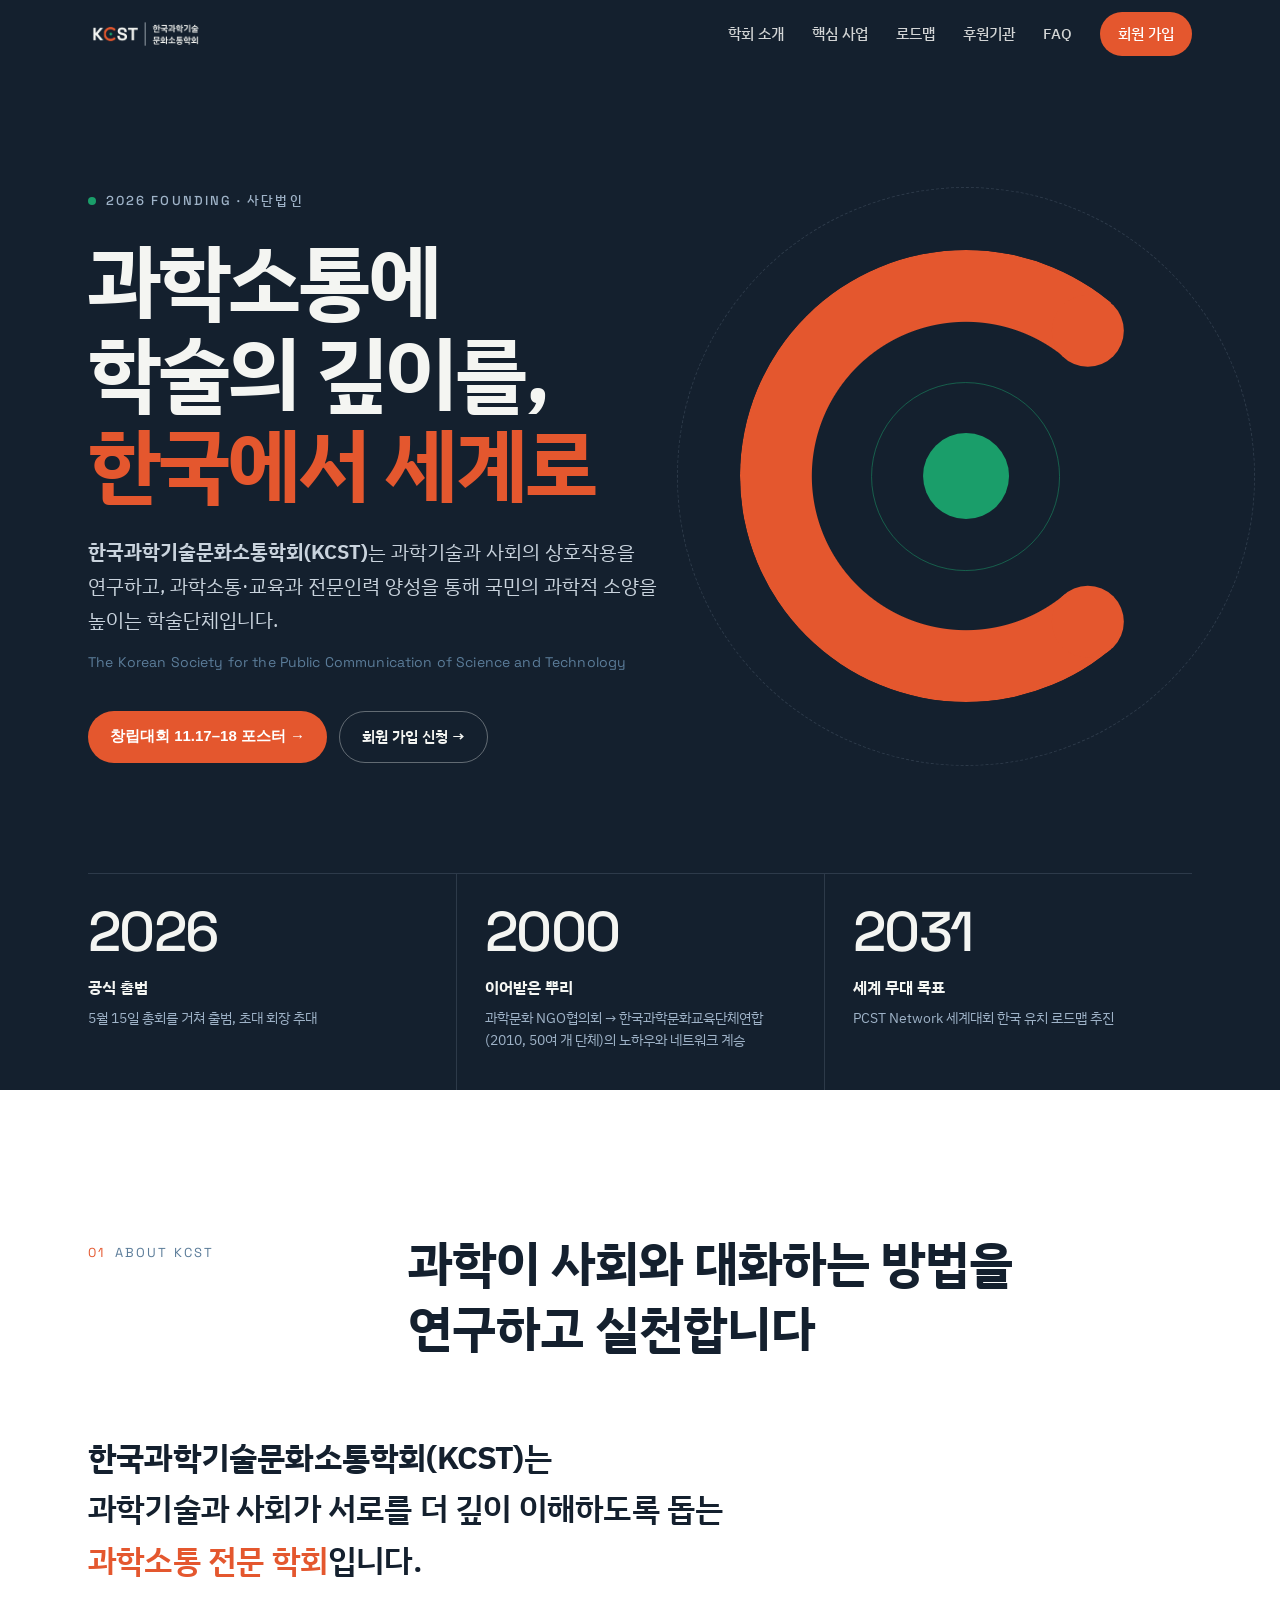
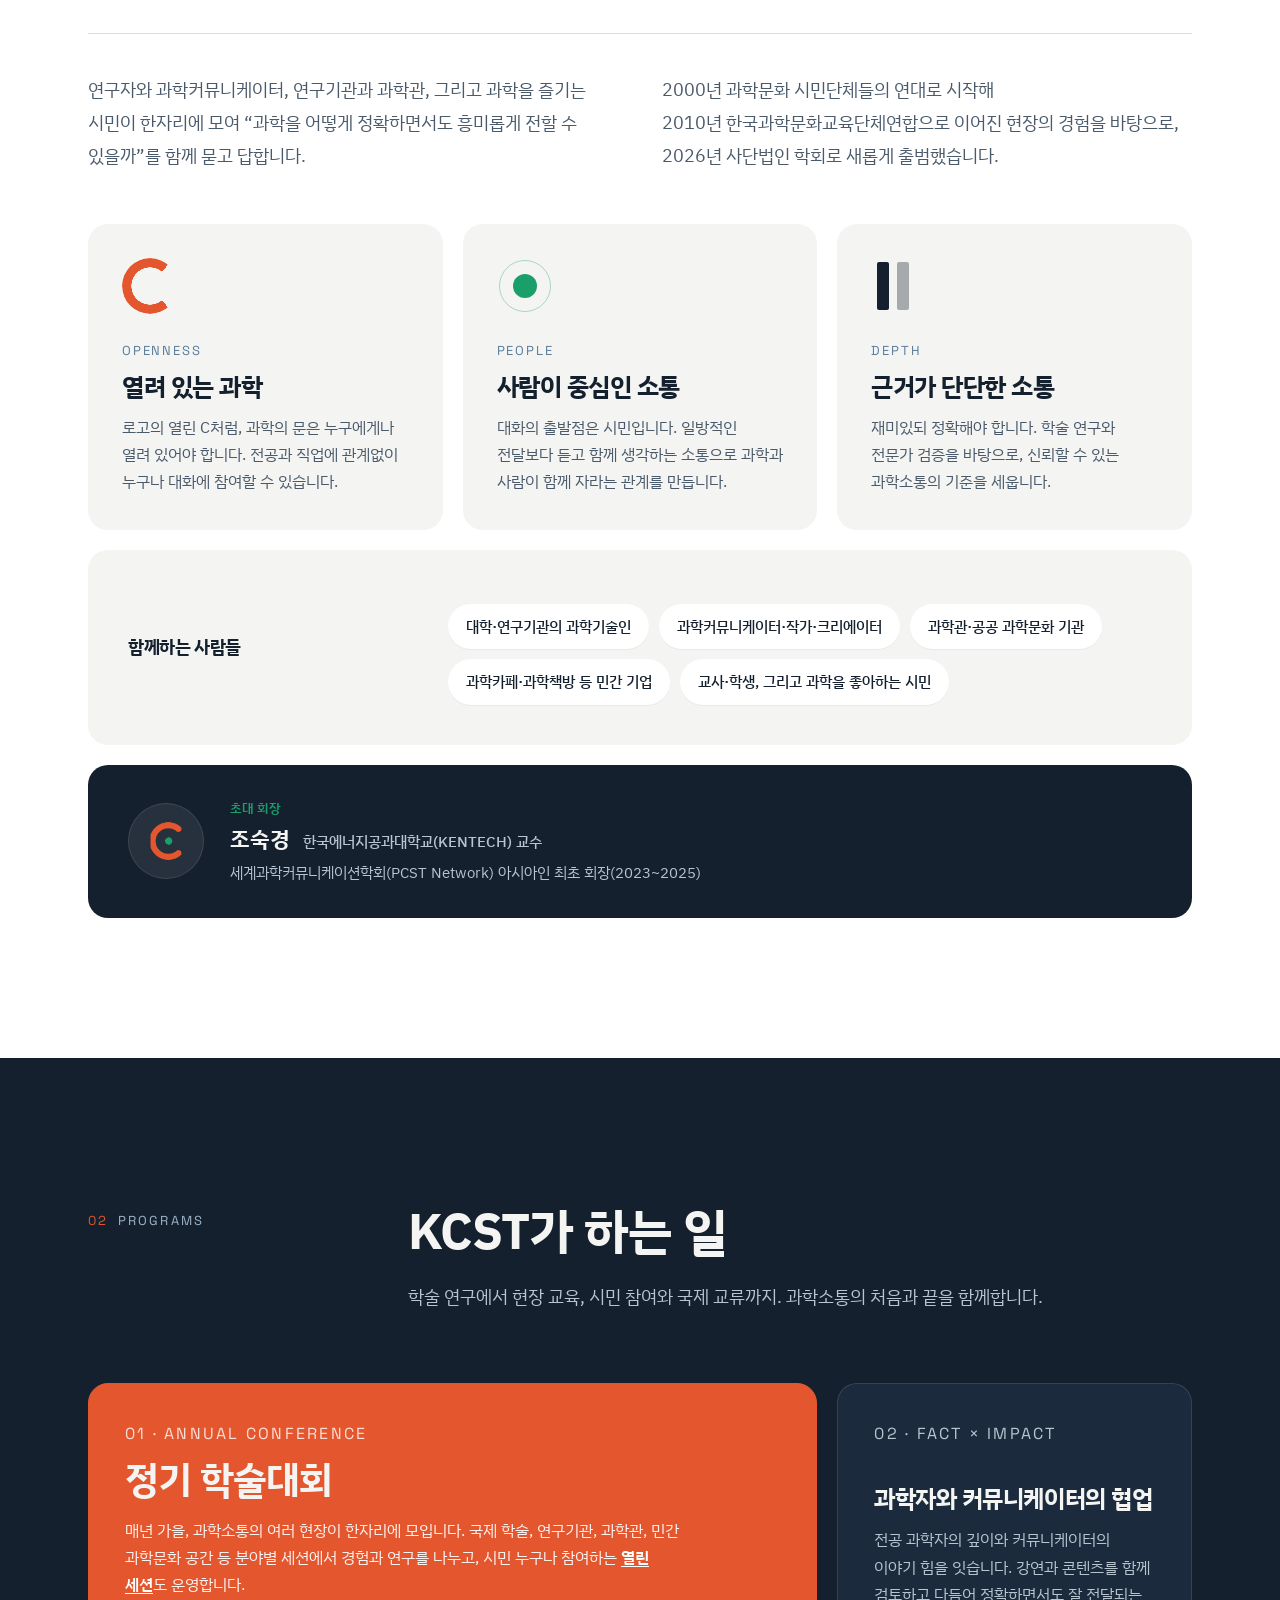
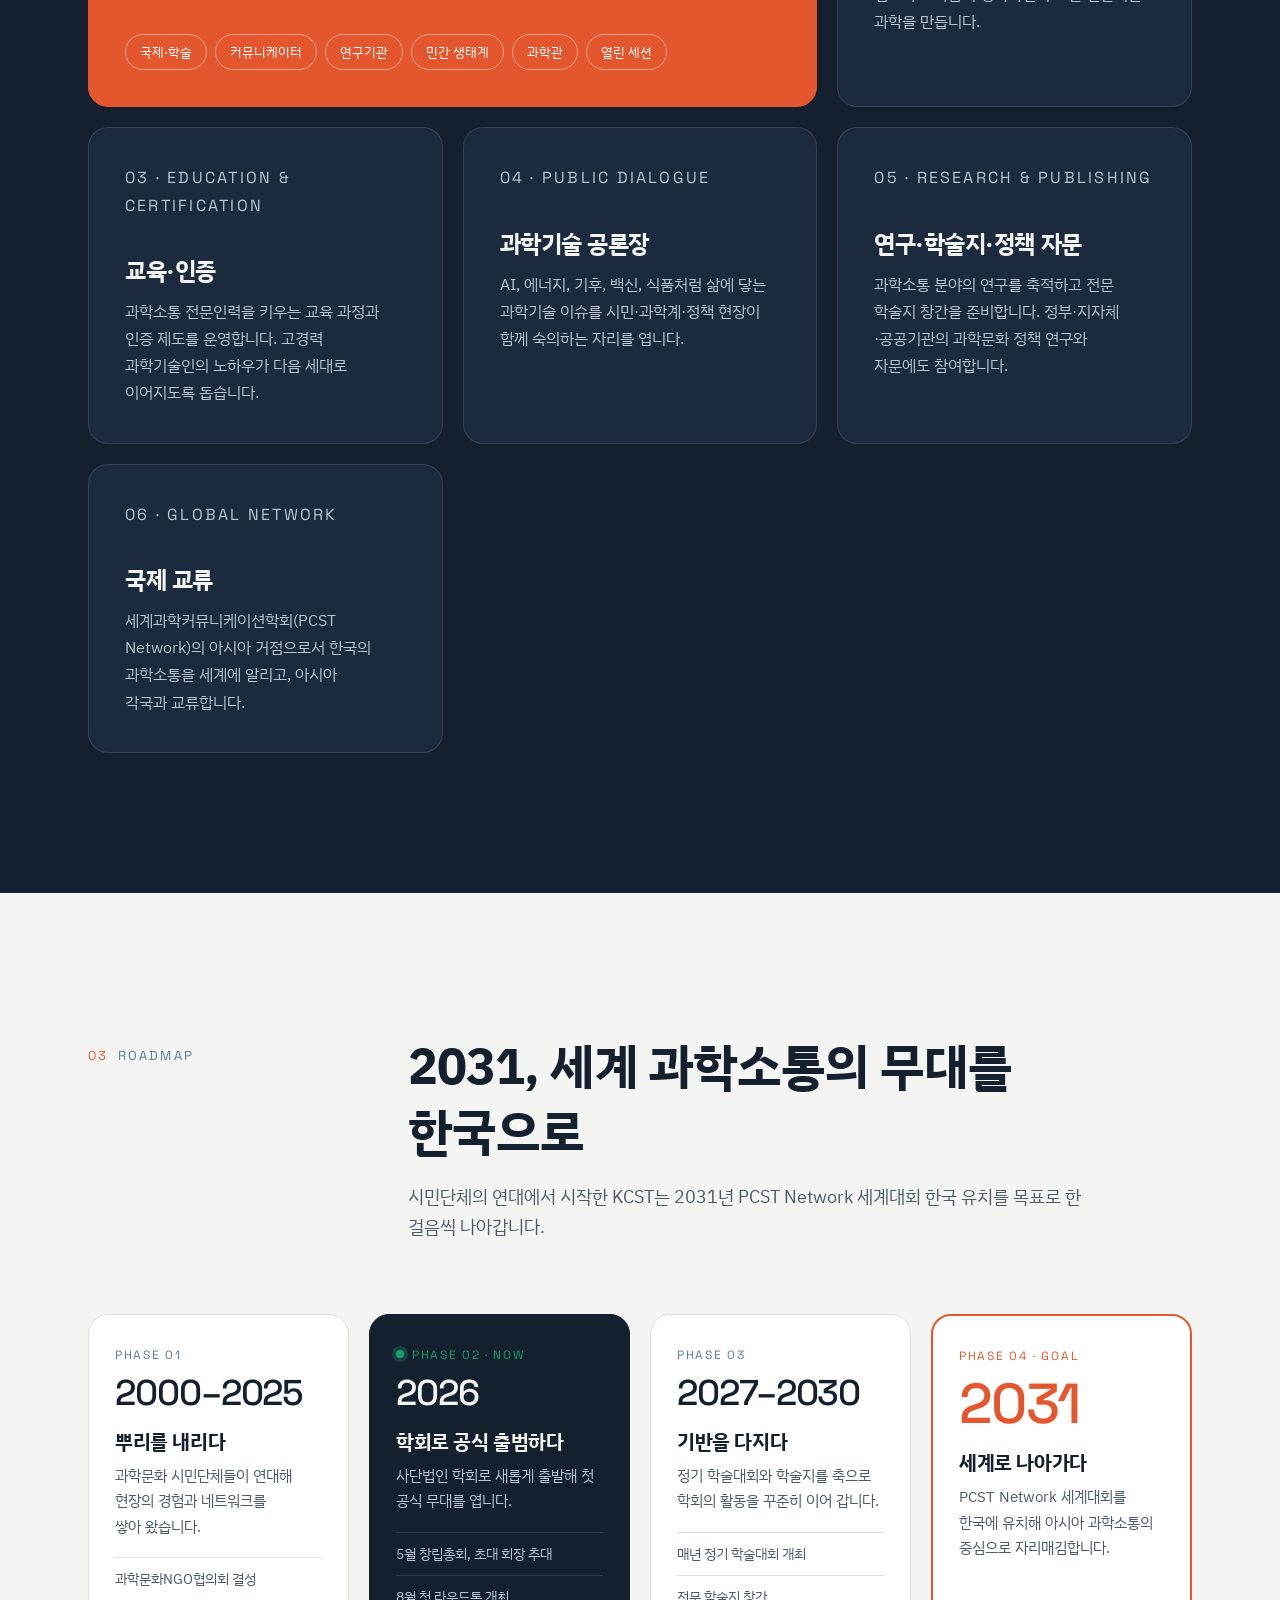
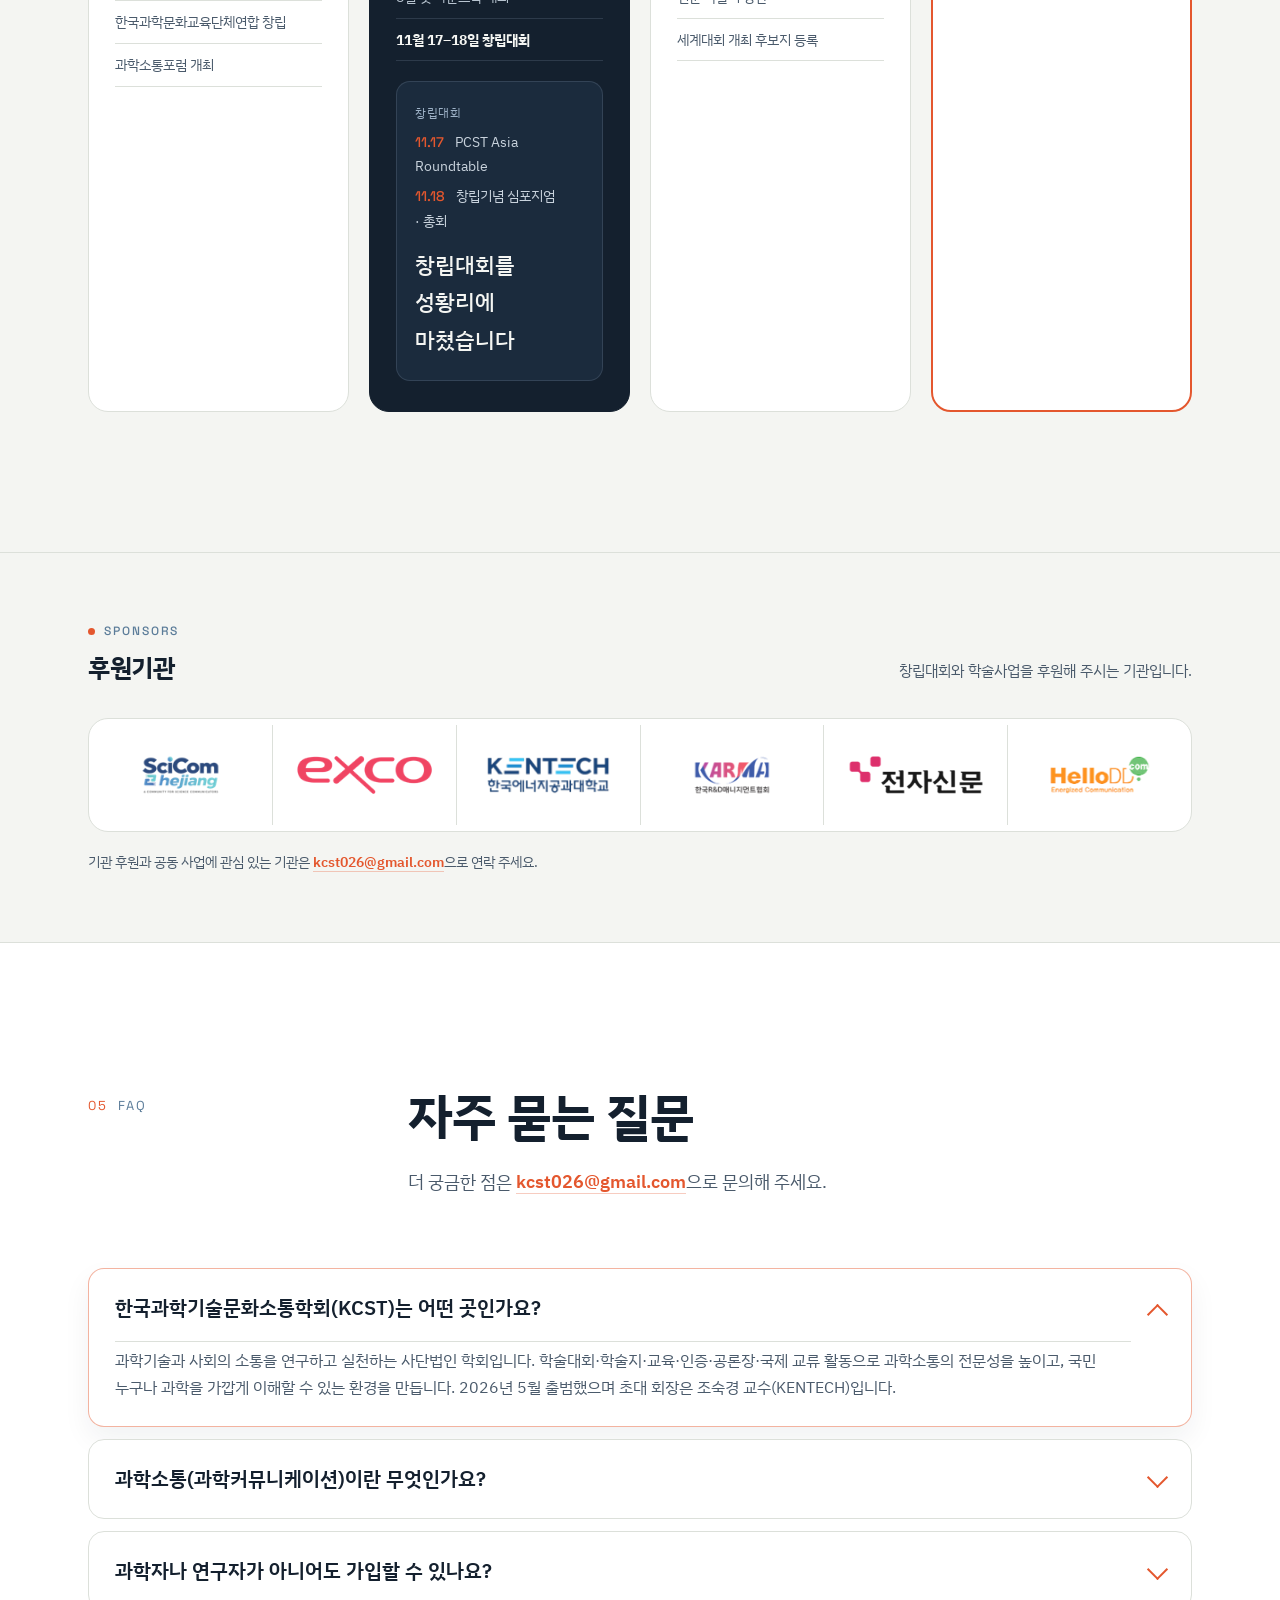
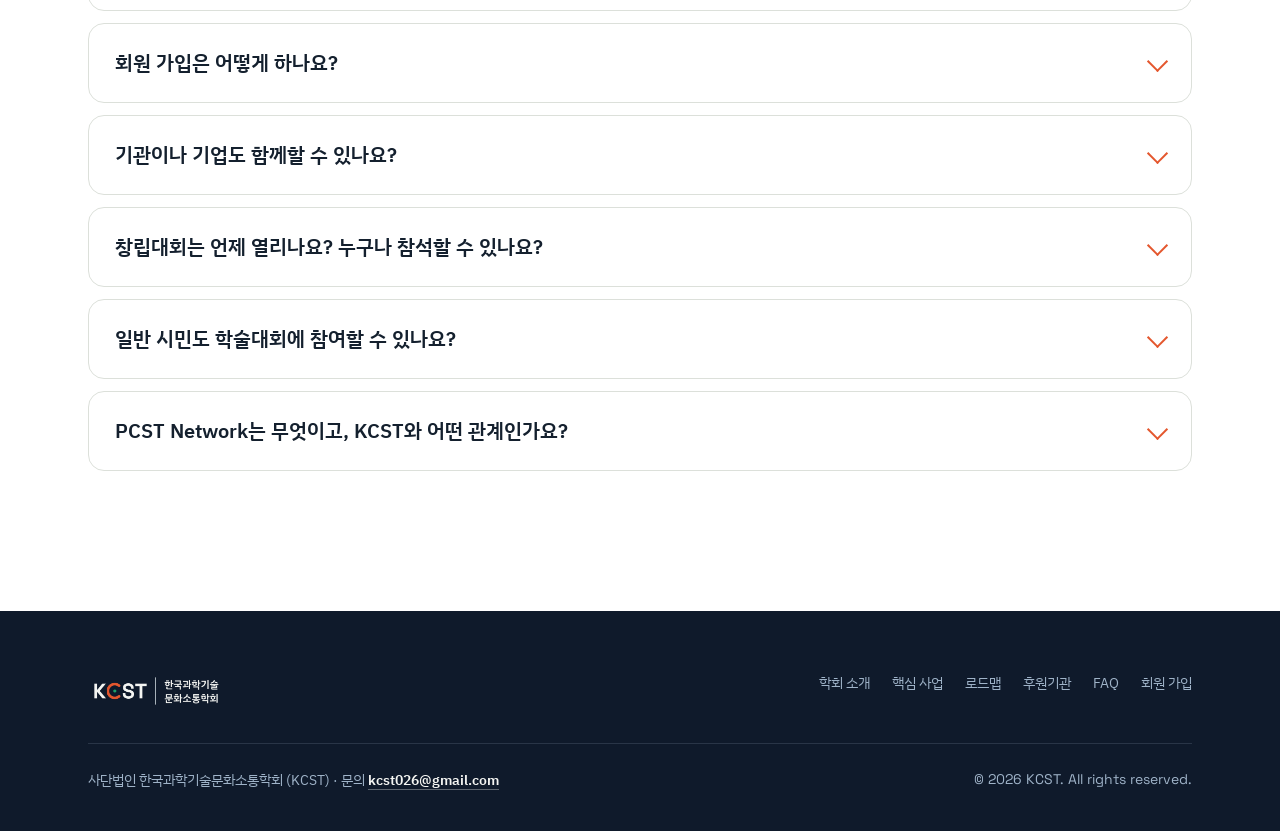
<file: index.html>
<!DOCTYPE html>
<html lang="ko">
<head>
<meta charset="utf-8">
<meta name="viewport" content="width=device-width, initial-scale=1, viewport-fit=cover">
<!-- ※ 실제 도메인 확정 시 https://www.kcst.or.kr/ 를 일괄 치환하세요 -->
<title>한국과학기술문화소통학회(KCST) | 과학소통 학술단체 · 2026 창립대회</title>
<meta name="description" content="한국과학기술문화소통학회(KCST)는 과학기술과 사회의 상호작용을 연구하고 과학소통·교육·전문인력 양성으로 국민의 과학적 소양을 높이는 사단법인 학술단체입니다. 2026년 11월 17–18일 창립대회, 2031 PCST 세계대회 한국 유치 추진.">
<meta name="keywords" content="한국과학기술문화소통학회, KCST, 과학소통, 과학커뮤니케이션, 과학커뮤니케이터, 과학문화, PCST Network, 과학소통학회, 창립대회, 조숙경, 과학커뮤니케이터 인증제">
<meta name="author" content="한국과학기술문화소통학회">
<meta name="robots" content="index, follow, max-image-preview:large, max-snippet:-1">
<link rel="canonical" href="https://www.kcst.or.kr/">
<link rel="alternate" hreflang="ko" href="https://www.kcst.or.kr/">
<meta name="theme-color" content="#14202E">

<!-- 검색엔진 소유 확인 (발급 후 값 입력) -->
<meta name="naver-site-verification" content="NAVER_VERIFICATION_CODE">
<meta name="google-site-verification" content="GOOGLE_VERIFICATION_CODE">

<!-- Open Graph (네이버·카카오·페이스북) -->
<meta property="og:type" content="website">
<meta property="og:site_name" content="한국과학기술문화소통학회 KCST">
<meta property="og:locale" content="ko_KR">
<meta property="og:title" content="한국과학기술문화소통학회(KCST) — 과학소통에 학술의 깊이를, 한국에서 세계로">
<meta property="og:description" content="과학기술과 사회를 잇는 과학소통 학술단체. 2026.11.17–18 창립대회 · 2031 PCST 세계대회 한국 유치 추진.">
<meta property="og:url" content="https://www.kcst.or.kr/">
<meta property="og:image" content="https://www.kcst.or.kr/assets/og-image.png">
<meta property="og:image:width" content="1200">
<meta property="og:image:height" content="630">
<meta property="og:image:alt" content="한국과학기술문화소통학회 KCST 로고">
<meta name="twitter:card" content="summary_large_image">
<meta name="twitter:title" content="한국과학기술문화소통학회(KCST)">
<meta name="twitter:description" content="과학소통에 학술의 깊이를, 한국에서 세계로.">
<meta name="twitter:image" content="https://www.kcst.or.kr/assets/og-image.png">

<link rel="icon" type="image/png" sizes="512x512" href="assets/favicon-512.png">
<link rel="icon" type="image/png" href="assets/kcst-symbol.png">
<link rel="apple-touch-icon" href="assets/apple-touch-icon.png">

<link rel="preconnect" href="https://fonts.googleapis.com">
<link rel="preconnect" href="https://fonts.gstatic.com" crossorigin>
<link href="https://fonts.googleapis.com/css2?family=IBM+Plex+Sans+KR:wght@400;500;600;700&family=Space+Grotesk:wght@400;500;700&display=swap" rel="stylesheet">
<link rel="stylesheet" href="kcst.css?v=9">

<!-- 구조화 데이터: 구글 리치결과 · 네이버 · AI 검색(GEO) -->
<script type="application/ld+json">
{
  "@context":"https://schema.org",
  "@graph":[
    {
      "@type":["Organization","NGO"],
      "@id":"https://www.kcst.or.kr/#org",
      "name":"한국과학기술문화소통학회",
      "alternateName":["KCST","The Korean Society for the Public Communication of Science and Technology","한국과학기술문화소통학회 KCST"],
      "legalName":"사단법인 한국과학기술문화소통학회",
      "url":"https://www.kcst.or.kr/",
      "logo":"https://www.kcst.or.kr/assets/logo-v-light.png",
      "image":"https://www.kcst.or.kr/assets/og-image.png",
      "description":"과학기술과 사회의 상호작용을 연구하고, 과학소통·교육과 전문인력 양성을 통해 국민의 과학적 소양을 높이는 사단법인 학술단체.",
      "foundingDate":"2026-05-15",
      "slogan":"과학소통에 학술의 깊이를, 한국에서 세계로",
      "areaServed":"KR",
      "knowsAbout":["과학소통","과학커뮤니케이션","과학문화","과학기술과 사회","과학교육","과학커뮤니케이터 인증"],
      "founder":{"@id":"https://www.kcst.or.kr/#president"},
      "member":{"@type":"Organization","name":"PCST Network (Public Communication of Science and Technology Network)"},
      "parentOrganization":{"@type":"Organization","name":"한국과학문화교육단체연합","foundingDate":"2010"}
    },
    {
      "@type":"Person",
      "@id":"https://www.kcst.or.kr/#president",
      "name":"조숙경",
      "jobTitle":"한국과학기술문화소통학회 초대 회장",
      "affiliation":{"@type":"CollegeOrUniversity","name":"한국에너지공과대학교(KENTECH)"},
      "description":"세계과학커뮤니케이션학회(PCST Network) 아시아인 최초 회장(2023~2025)."
    },
    {
      "@type":"WebSite",
      "@id":"https://www.kcst.or.kr/#website",
      "url":"https://www.kcst.or.kr/",
      "name":"한국과학기술문화소통학회 KCST",
      "inLanguage":"ko-KR",
      "publisher":{"@id":"https://www.kcst.or.kr/#org"}
    },
    {
      "@type":"Event",
      "name":"한국과학기술문화소통학회 2026 창립대회 (PCST Asia Roundtable · 창립기념 심포지엄 · 총회)",
      "startDate":"2026-11-17",
      "endDate":"2026-11-18",
      "eventStatus":"https://schema.org/EventScheduled",
      "eventAttendanceMode":"https://schema.org/OfflineEventAttendanceMode",
      "location":{"@type":"Place","name":"장소 추후 공지","address":{"@type":"PostalAddress","addressCountry":"KR"}},
      "description":"11월 17일 PCST Asia Roundtable, 11월 18일 창립기념 심포지엄 및 총회.",
      "organizer":{"@id":"https://www.kcst.or.kr/#org"},
      "image":"https://www.kcst.or.kr/assets/og-image.png"
    },
    {
      "@type":"FAQPage",
      "mainEntity":[
        {"@type":"Question","name":"한국과학기술문화소통학회(KCST)는 어떤 곳인가요?","acceptedAnswer":{"@type":"Answer","text":"과학기술과 사회의 소통을 연구하고 실천하는 사단법인 학회입니다. 학술대회·학술지·교육·인증·공론장·국제 교류 활동으로 과학소통의 전문성을 높이고, 국민 누구나 과학을 가깝게 이해할 수 있는 환경을 만듭니다. 2026년 5월 출범했으며 초대 회장은 조숙경 교수(KENTECH)입니다."}},
        {"@type":"Question","name":"과학소통(과학커뮤니케이션)이란 무엇인가요?","acceptedAnswer":{"@type":"Answer","text":"과학기술의 지식과 쟁점을 시민과 나누고, 시민의 질문과 의견을 다시 과학계로 전하는 양방향의 활동을 말합니다. 강연·책·영상·전시는 물론, 과학기술 정책에 대한 시민 토론까지 모두 과학소통에 포함됩니다."}},
        {"@type":"Question","name":"과학자나 연구자가 아니어도 가입할 수 있나요?","acceptedAnswer":{"@type":"Answer","text":"네. 과학커뮤니케이터, 작가와 크리에이터, 교사, 과학관과 공공기관 종사자, 과학문화 공간 운영자 등 과학소통에 관심 있는 분이라면 누구나 함께할 수 있습니다. 관련 분야 대학(원)생은 학생회원으로 가입할 수 있습니다."}},
        {"@type":"Question","name":"회원 가입은 어떻게 하나요?","acceptedAnswer":{"@type":"Answer","text":"입회원서를 제출하면 운영위원회 승인을 거쳐 회원이 됩니다. 회원은 정회원, 학생회원, 단체회원으로 나뉘며 정회원과 단체회원에게 총회 의결권과 선거권이 있습니다. 입회원서는 온라인 신청 폼(https://forms.gle/DdCJWvpAFcnhkfWRA)에서 작성할 수 있습니다. 회비는 임원 10만 원, 정회원 5만 원, 대학원생 2만 원, 대학생 이하 1만 원이며, 신한은행 100-036-767550 (예금주 (사)한국과학기술문화소통학회 조숙경)으로 납부합니다."}},
        {"@type":"Question","name":"기관이나 기업도 함께할 수 있나요?","acceptedAnswer":{"@type":"Answer","text":"네. 단체회원으로 가입해 학회 활동에 참여할 수 있으며, 학술대회 공동 개최와 후원, 과학소통 관련 연구·교육 위탁도 함께 논의할 수 있습니다."}},
        {"@type":"Question","name":"창립대회는 언제 열리나요? 누구나 참석할 수 있나요?","acceptedAnswer":{"@type":"Answer","text":"2026년 11월 17일(화)부터 18일(수)까지 열립니다. 첫날은 아시아 각국 대표가 참여하는 PCST Asia Roundtable, 둘째 날은 창립기념 심포지엄과 총회가 진행됩니다. 장소와 참가 신청 방법은 확정되는 대로 이 페이지에서 안내합니다."}},
        {"@type":"Question","name":"일반 시민도 학술대회에 참여할 수 있나요?","acceptedAnswer":{"@type":"Answer","text":"네. 2027년부터 매년 열리는 정기 학술대회에는 회원이 아닌 시민도 무료 또는 최소 비용으로 참여할 수 있는 열린 세션이 마련됩니다."}},
        {"@type":"Question","name":"PCST Network는 무엇이고, KCST와 어떤 관계인가요?","acceptedAnswer":{"@type":"Answer","text":"PCST Network(Public Communication of Science and Technology)는 전 세계 과학소통 연구자와 실천가가 모인 국제 네트워크입니다. KCST는 그 아시아 거점 역할을 맡고 있으며, 2031년 PCST 세계대회를 한국에 유치하기 위한 준비를 이어 가고 있습니다."}}
      ]
    }
  ]
}
</script>
</head>
<body>
<a class="skip" href="#main">본문 바로가기</a>

<header class="hd" id="hd">
  <div class="wrap">
    <a class="hd__logo" href="#top" aria-label="한국과학기술문화소통학회 KCST 홈">
      <img class="lg-dark" src="assets/logo-h-dark.png" alt="한국과학기술문화소통학회 KCST" width="1024" height="299">
      <img class="lg-light" src="assets/logo-h-light.png" alt="" width="1024" height="299" aria-hidden="true">
    </a>
    <nav class="hd__nav" id="nav" aria-label="주요 메뉴">
      <a href="#about">학회 소개</a>
      <a href="#programs">핵심 사업</a>
      <a href="#roadmap">로드맵</a>
      <a href="#partners">후원기관</a>
      <a href="#faq">FAQ</a>
      <a class="btn btn--o btn--sm" href="https://forms.gle/DdCJWvpAFcnhkfWRA" target="_blank" rel="noopener">회원 가입</a>
    </nav>
    <button class="hd__menu" id="menuBtn" aria-label="메뉴 열기" aria-expanded="false" aria-controls="nav"><span></span></button>
  </div>
</header>

<main id="main">

<!-- HERO -->
<section class="hero" id="top" aria-labelledby="hero-title">
  <div class="wrap">
    <div class="hero__grid">
      <div>
        <p class="eyebrow">2026 Founding · 사단법인</p>
        <h1 id="hero-title">과학소통에<br>학술의 깊이를,<br><em>한국에서 세계로</em></h1>
        <p class="hero__lead"><strong>한국과학기술문화소통학회(KCST)</strong>는 과학기술과 사회의 상호작용을 연구하고, 과학소통·교육과 전문인력 양성을 통해 국민의 과학적 소양을 높이는 학술단체입니다.</p>
        <p class="hero__en" lang="en">The Korean Society for the Public Communication of Science and Technology</p>
        <div class="hero__cta">
          <button class="btn btn--o" type="button" id="posterBtn" aria-haspopup="dialog" aria-controls="posterModal">창립대회 11.17–18 포스터 →</button>
          <a class="btn btn--ghost" href="https://forms.gle/DdCJWvpAFcnhkfWRA" target="_blank" rel="noopener">회원 가입 신청 →</a>
        </div>
      </div>
      <div class="hero__art" aria-hidden="true">
        <div class="orbit"></div>
        <div class="ring"></div>
        <div class="ring-cap" style="left:77%;top:17.8%"></div>
        <div class="ring-cap" style="left:77%;top:82.2%"></div>
        <div class="ring-dot"></div>
      </div>
    </div>

    <div class="hero__facts">
      <div class="fact"><b>2026</b><strong>공식 출범</strong><p>5월 15일 총회를 거쳐 출범, 초대 회장 추대</p></div>
      <div class="fact"><b>2000</b><strong>이어받은 뿌리</strong><p>과학문화 NGO협의회 → 한국과학문화교육단체연합(2010, 50여 개 단체)의 노하우와 네트워크 계승</p></div>
      <div class="fact"><b>2031</b><strong>세계 무대 목표</strong><p>PCST Network 세계대회 한국 유치 로드맵 추진</p></div>
    </div>
  </div>
</section>

<!-- ============ 학회 소개 ============ -->
<section class="sec sec--white" id="about" aria-labelledby="about-title">
  <div class="wrap">
    <div class="sec__head">
      <p class="sec__num"><i>01</i>About KCST</p>
      <div>
        <h2 id="about-title">과학이 사회와 대화하는 방법을<br>연구하고 실천합니다</h2>
      </div>
    </div>

    <div class="ab-intro">
      <p class="ab-lead rv"><strong>한국과학기술문화소통학회(KCST)</strong>는<br>과학기술과 사회가 서로를 더 깊이 이해하도록 돕는<br><mark>과학소통 전문 학회</mark>입니다.</p>
      <div class="ab-body rv">
        <p>연구자와 과학커뮤니케이터, 연구기관과 과학관, 그리고 과학을 즐기는 시민이 한자리에 모여 “과학을 어떻게 정확하면서도 흥미롭게 전할 수 있을까”를 함께 묻고 답합니다.</p>
        <p>2000년 과학문화 시민단체들의 연대로 시작해<br>2010년 한국과학문화교육단체연합으로 이어진 현장의 경험을 바탕으로, 2026년 사단법인 학회로 새롭게 출범했습니다.</p>
      </div>
    </div>

    <div class="ab-values">
      <article class="val rv">
        <div class="val__mark val__mark--c" aria-hidden="true"></div>
        <p class="val__k en">Openness</p>
        <h3>열려 있는 과학</h3>
        <p>로고의 열린 C처럼, 과학의 문은 누구에게나 열려 있어야 합니다. 전공과 직업에 관계없이 누구나 대화에 참여할 수 있습니다.</p>
      </article>
      <article class="val rv">
        <div class="val__mark val__mark--dot" aria-hidden="true"></div>
        <p class="val__k en">People</p>
        <h3>사람이 중심인 소통</h3>
        <p>대화의 출발점은 시민입니다. 일방적인 전달보다 듣고 함께 생각하는 소통으로 과학과 사람이 함께 자라는 관계를 만듭니다.</p>
      </article>
      <article class="val rv">
        <div class="val__mark val__mark--bar" aria-hidden="true"></div>
        <p class="val__k en">Depth</p>
        <h3>근거가 단단한 소통</h3>
        <p>재미있되 정확해야 합니다. 학술 연구와 전문가 검증을 바탕으로, 신뢰할 수 있는 과학소통의 기준을 세웁니다.</p>
      </article>
    </div>

    <div class="ab-who rv">
      <h3>함께하는 사람들</h3>
      <ul>
        <li>대학·연구기관의 과학기술인</li>
        <li>과학커뮤니케이터·작가·크리에이터</li>
        <li>과학관·공공 과학문화 기관</li>
        <li>과학카페·과학책방 등 민간 기업</li>
        <li>교사·학생, 그리고 과학을 좋아하는 시민</li>
      </ul>
    </div>

    <div class="ab-pres rv">
      <div class="ab-pres__mark"><img src="assets/kcst-symbol.png" alt="" width="275" height="275" loading="lazy"></div>
      <div>
        <p class="ab-pres__role">초대 회장</p>
        <p class="ab-pres__name">조숙경 <span>한국에너지공과대학교(KENTECH) 교수</span></p>
        <p class="ab-pres__desc">세계과학커뮤니케이션학회(PCST Network) 아시아인 최초 회장(2023~2025)</p>
      </div>
    </div>
  </div>
</section>

<!-- ============ 핵심 사업 ============ -->
<section class="sec sec--navy" id="programs" aria-labelledby="prog-title">
  <div class="wrap">
    <div class="sec__head">
      <p class="sec__num"><i>02</i>Programs</p>
      <div>
        <h2 id="prog-title">KCST가 하는 일</h2>
        <p class="sec__intro">학술 연구에서 현장 교육, 시민 참여와 국제 교류까지. 과학소통의 처음과 끝을 함께합니다.</p>
      </div>
    </div>

    <div class="prog">
      <article class="pg pg--feature rv">
        <p class="pg__k en">01 · Annual Conference</p>
        <h3>정기 학술대회</h3>
        <p>매년 가을, 과학소통의 여러 현장이 한자리에 모입니다. 국제 학술, 연구기관, 과학관, 민간 과학문화 공간 등 분야별 세션에서 경험과 연구를 나누고, 시민 누구나 참여하는 <b>열린 세션</b>도 운영합니다.</p>
        <ul class="pg__tags"><li>국제·학술</li><li>커뮤니케이터</li><li>연구기관</li><li>민간 생태계</li><li>과학관</li><li>열린 세션</li></ul>
      </article>
      <article class="pg rv">
        <p class="pg__k en">02 · Fact × Impact</p>
        <h3>과학자와 커뮤니케이터의 협업</h3>
        <p>전공 과학자의 깊이와 커뮤니케이터의 이야기 힘을 잇습니다. 강연과 콘텐츠를 함께 검토하고 다듬어 정확하면서도 잘 전달되는 과학을 만듭니다.</p>
      </article>
      <article class="pg rv">
        <p class="pg__k en">03 · Education &amp; Certification</p>
        <h3>교육·인증</h3>
        <p>과학소통 전문인력을 키우는 교육 과정과 인증 제도를 운영합니다. 고경력 과학기술인의 노하우가 다음 세대로 이어지도록 돕습니다.</p>
      </article>
      <article class="pg rv">
        <p class="pg__k en">04 · Public Dialogue</p>
        <h3>과학기술 공론장</h3>
        <p>AI, 에너지, 기후, 백신, 식품처럼 삶에 닿는 과학기술 이슈를 시민·과학계·정책 현장이 함께 숙의하는 자리를 엽니다.</p>
      </article>
      <article class="pg rv">
        <p class="pg__k en">05 · Research &amp; Publishing</p>
        <h3>연구·학술지·정책 자문</h3>
        <p>과학소통 분야의 연구를 축적하고 전문 학술지 창간을 준비합니다. 정부·지자체·공공기관의 과학문화 정책 연구와 자문에도 참여합니다.</p>
      </article>
      <article class="pg rv">
        <p class="pg__k en">06 · Global Network</p>
        <h3>국제 교류</h3>
        <p>세계과학커뮤니케이션학회(PCST Network)의 아시아 거점으로서 한국의 과학소통을 세계에 알리고, 아시아 각국과 교류합니다.</p>
      </article>
    </div>
  </div>
</section>

<!-- ============ 로드맵 ============ -->
<section class="sec" id="roadmap" aria-labelledby="road-title">
  <div class="wrap">
    <div class="sec__head">
      <p class="sec__num"><i>03</i>Roadmap</p>
      <div>
        <h2 id="road-title">2031, 세계 과학소통의 무대를<br>한국으로</h2>
        <p class="sec__intro">시민단체의 연대에서 시작한 KCST는 2031년 PCST Network 세계대회 한국 유치를 목표로 한 걸음씩 나아갑니다.</p>
      </div>
    </div>

    <ol class="phases">
      <li class="ph rv">
        <p class="ph__step en">Phase 01</p>
        <p class="ph__yr en">2000–2025</p>
        <h3>뿌리를 내리다</h3>
        <p>과학문화 시민단체들이 연대해 현장의 경험과 네트워크를 쌓아 왔습니다.</p>
        <ul><li>과학문화NGO협의회 결성</li><li>한국과학문화교육단체연합 창립</li><li>과학소통포럼 개최</li></ul>
      </li>
      <li class="ph ph--now rv">
        <p class="ph__step en">Phase 02 · Now</p>
        <p class="ph__yr en">2026</p>
        <h3>학회로 공식 출범하다</h3>
        <p>사단법인 학회로 새롭게 출발해 첫 공식 무대를 엽니다.</p>
        <ul><li>5월 창립총회, 초대 회장 추대</li><li>8월 첫 라운드톡 개최</li><li><b>11월 17–18일 창립대회</b></li></ul>
        <div class="ph__event">
          <p class="ph__event-t">창립대회</p>
          <p><b class="en">11.17</b> PCST Asia Roundtable</p>
          <p><b class="en">11.18</b> 창립기념 심포지엄 · 총회</p>
          <p class="countdown" id="countdown"></p>
        </div>
      </li>
      <li class="ph rv">
        <p class="ph__step en">Phase 03</p>
        <p class="ph__yr en">2027–2030</p>
        <h3>기반을 다지다</h3>
        <p>정기 학술대회와 학술지를 축으로 학회의 활동을 꾸준히 이어 갑니다.</p>
        <ul><li>매년 정기 학술대회 개최</li><li>전문 학술지 창간</li><li>세계대회 개최 후보지 등록</li></ul>
      </li>
      <li class="ph ph--goal rv">
        <p class="ph__step en">Phase 04 · Goal</p>
        <p class="ph__yr en">2031</p>
        <h3>세계로 나아가다</h3>
        <p>PCST Network 세계대회를 한국에 유치해 아시아 과학소통의 중심으로 자리매김합니다.</p>
      </li>
    </ol>
  </div>
</section>

<!-- ============ 후원기관 ============ -->
<section class="pt" id="partners" aria-labelledby="pt-title">
  <div class="wrap">
    <div class="pt__head">
      <div>
        <p class="pt__k en">Sponsors</p>
        <h2 class="pt__title" id="pt-title">후원기관</h2>
      </div>
      <p class="pt__d">창립대회와 학술사업을 후원해 주시는 기관입니다.</p>
    </div>
    <ul class="pt__row">
      <li><img src="assets/partner-scicom.png" alt="SciCom Zhejiang" width="93" height="49"></li>
      <li><img src="assets/partner-exco.png" alt="exco" width="179" height="56"></li>
      <li><img src="assets/partner-kentech.png" alt="KENTECH 한국에너지공과대학교" width="133" height="45"></li>
      <li><img src="assets/partner-karma.png" alt="KARMA 한국R&amp;D매니지먼트협회" width="91" height="49"></li>
      <li><img src="assets/partner-jeonja.png" alt="전자신문" width="191" height="60"></li>
      <li><img src="assets/partner-hellodoo.png" alt="HelloDoo" width="128" height="54"></li>
    </ul>
    <p class="pt__note">기관 후원과 공동 사업에 관심 있는 기관은 <a class="mail" data-u="kcst026" data-d="gmail.com">kcst026&#64;gmail&#46;com</a>으로 연락 주세요.</p>
  </div>
</section>

<!-- ============ FAQ ============ -->
<section class="sec sec--white" id="faq" aria-labelledby="faq-title">
  <div class="wrap">
    <div class="sec__head">
      <p class="sec__num"><i>05</i>FAQ</p>
      <div>
        <h2 id="faq-title">자주 묻는 질문</h2>
        <p class="sec__intro">더 궁금한 점은 <a class="mail" data-u="kcst026" data-d="gmail.com">kcst026&#64;gmail&#46;com</a>으로 문의해 주세요.</p>
      </div>
    </div>
    <div class="faq">
      <details open><summary>한국과학기술문화소통학회(KCST)는 어떤 곳인가요?</summary><p>과학기술과 사회의 소통을 연구하고 실천하는 사단법인 학회입니다. 학술대회·학술지·교육·인증·공론장·국제 교류 활동으로 과학소통의 전문성을 높이고, 국민 누구나 과학을 가깝게 이해할 수 있는 환경을 만듭니다. 2026년 5월 출범했으며 초대 회장은 조숙경 교수(KENTECH)입니다.</p></details>
      <details><summary>과학소통(과학커뮤니케이션)이란 무엇인가요?</summary><p>과학기술의 지식과 쟁점을 시민과 나누고, 시민의 질문과 의견을 다시 과학계로 전하는 양방향의 활동을 말합니다. 강연·책·영상·전시는 물론, 과학기술 정책에 대한 시민 토론까지 모두 과학소통에 포함됩니다.</p></details>
      <details><summary>과학자나 연구자가 아니어도 가입할 수 있나요?</summary><p>네. 과학커뮤니케이터, 작가와 크리에이터, 교사, 과학관과 공공기관 종사자, 과학문화 공간 운영자 등 과학소통에 관심 있는 분이라면 누구나 함께할 수 있습니다. 관련 분야 대학(원)생은 학생회원으로 가입할 수 있습니다.</p></details>
      <details id="faq-join"><summary>회원 가입은 어떻게 하나요?</summary>
        <p>입회원서를 제출하면 운영위원회 승인을 거쳐 회원이 됩니다. 회원은 정회원, 학생회원, 단체회원으로 나뉘며 정회원과 단체회원에게 총회 의결권과 선거권이 있습니다. 입회원서는 아래 신청 버튼에서 온라인으로 작성할 수 있습니다.</p>
        <div class="fee">
          <p class="fee__k">회비 납부 안내</p>
          <ul class="fee__rows">
            <li class="fee__r"><span>임원</span><b>10만 원</b></li>
            <li class="fee__r"><span>정회원</span><b>5만 원</b></li>
            <li class="fee__r"><span>대학원생</span><b>2만 원</b></li>
            <li class="fee__r"><span>대학생 이하</span><b>1만 원</b></li>
          </ul>
          <div class="fee__bank">
            <p>신한은행 <b>100-036-767550</b></p>
            <p>예금주 (사)한국과학기술문화소통학회 조숙경</p>
          </div>
        </div>
        <div class="join-cta">
          <a class="btn btn--o" href="https://forms.gle/DdCJWvpAFcnhkfWRA" target="_blank" rel="noopener">입회원서 작성하기 →</a>
          <p>구글 폼으로 온라인 접수 · 제출 후 운영위원회 승인을 거쳐 회원이 됩니다.</p>
        </div>
      </details>
      <details><summary>기관이나 기업도 함께할 수 있나요?</summary><p>네. 단체회원으로 가입해 학회 활동에 참여할 수 있으며, 학술대회 공동 개최와 후원, 과학소통 관련 연구·교육 위탁도 함께 논의할 수 있습니다.</p></details>
      <details><summary>창립대회는 언제 열리나요? 누구나 참석할 수 있나요?</summary><p>2026년 11월 17일(화)부터 18일(수)까지 열립니다. 첫날은 아시아 각국 대표가 참여하는 PCST Asia Roundtable, 둘째 날은 창립기념 심포지엄과 총회가 진행됩니다. 장소와 참가 신청 방법은 확정되는 대로 이 페이지에서 안내합니다.</p></details>
      <details><summary>일반 시민도 학술대회에 참여할 수 있나요?</summary><p>네. 2027년부터 매년 열리는 정기 학술대회에는 회원이 아닌 시민도 무료 또는 최소 비용으로 참여할 수 있는 열린 세션이 마련됩니다.</p></details>
      <details><summary>PCST Network는 무엇이고, KCST와 어떤 관계인가요?</summary><p>PCST Network(Public Communication of Science and Technology)는 전 세계 과학소통 연구자와 실천가가 모인 국제 네트워크입니다. KCST는 그 아시아 거점 역할을 맡고 있으며, 2031년 PCST 세계대회를 한국에 유치하기 위한 준비를 이어 가고 있습니다.</p></details>
    </div>
  </div>
</section>

</main>

<!-- 창립대회 포스터 팝업 -->
<div class="pm" id="posterModal" role="dialog" aria-modal="true" aria-labelledby="posterTitle" hidden>
  <div class="pm__back" data-close></div>
  <div class="pm__box" role="document">
    <div class="pm__bar">
      <p class="pm__title" id="posterTitle">제1회 KCST 심포지엄 · 정기 총회 · 11.17–18</p>
      <div class="pm__acts">
        <a class="pm__act pm__act--cta" href="https://forms.gle/DdCJWvpAFcnhkfWRA" target="_blank" rel="noopener">회원 가입 신청</a>
        <a class="pm__act" id="posterDl" href="assets/popup-poster-2026.png?v=4" download="KCST-심포지엄-포스터.png">이미지 저장</a>
        <button class="pm__close" type="button" id="posterClose" aria-label="포스터 닫기">
          <svg width="18" height="18" viewBox="0 0 18 18" aria-hidden="true"><path d="M2 2l14 14M16 2L2 16" stroke="currentColor" stroke-width="2" stroke-linecap="round" fill="none"/></svg>
        </button>
      </div>
    </div>
    <div class="pm__scroll">
      <img src="assets/popup-poster-2026.png?v=4" alt="제1회 KCST 심포지엄 및 정기 총회 포스터 — 2026년 11월 17일 PCST·ASIA Roundtable, 11월 18일 KCST Symposium &amp; Annual Meeting, 한국과학기술회관" width="682" height="1024">
    </div>
  </div>
</div>

<footer class="ft">
  <div class="wrap">
    <div class="ft__top">
      <img src="assets/logo-h-dark.png" alt="한국과학기술문화소통학회 KCST" width="1024" height="299" loading="lazy">
      <nav aria-label="푸터 메뉴">
        <a href="#about">학회 소개</a><a href="#programs">핵심 사업</a><a href="#roadmap">로드맵</a><a href="#partners">후원기관</a><a href="#faq">FAQ</a><a href="https://forms.gle/DdCJWvpAFcnhkfWRA" target="_blank" rel="noopener">회원 가입</a>
      </nav>
    </div>
    <div class="ft__bot">
      <address>사단법인 한국과학기술문화소통학회 (KCST) · 문의 <a class="mail" data-u="kcst026" data-d="gmail.com">kcst026&#64;gmail&#46;com</a></address>
      <p class="en">© 2026 KCST. All rights reserved.</p>
    </div>
  </div>
</footer>

<script>
(function(){
  var hd=document.getElementById('hd'),btn=document.getElementById('menuBtn'),nav=document.getElementById('nav');
  function onScroll(){hd.classList.toggle('is-solid',window.scrollY>40)}
  onScroll();window.addEventListener('scroll',onScroll,{passive:true});
  btn.addEventListener('click',function(){var o=hd.classList.toggle('is-open');btn.setAttribute('aria-expanded',o);btn.setAttribute('aria-label',o?'메뉴 닫기':'메뉴 열기')});
  nav.addEventListener('click',function(e){if(e.target.tagName==='A'){hd.classList.remove('is-open');btn.setAttribute('aria-expanded',false)}});

  var els=document.querySelectorAll('.rv');
  if('IntersectionObserver' in window){
    var io=new IntersectionObserver(function(es){es.forEach(function(e){if(e.isIntersecting){e.target.classList.add('in');io.unobserve(e.target)}})},{threshold:.12,rootMargin:'0px 0px -40px 0px'});
    els.forEach(function(el,i){el.style.transitionDelay=((i%3)*80)+'ms';io.observe(el)});
  } else els.forEach(function(el){el.classList.add('in')});

  function openHash(){var t=location.hash&&document.querySelector(location.hash);if(t&&t.tagName==='DETAILS')t.open=true}
  window.addEventListener('hashchange',openHash);openHash();
  document.querySelectorAll('a[href="#faq-join"]').forEach(function(a){a.addEventListener('click',function(){document.getElementById('faq-join').open=true})});

  document.querySelectorAll('a.mail[data-u][data-d]').forEach(function(a){a.href='mailto:'+a.dataset.u+'@'+a.dataset.d;});

  /* ── 창립대회 포스터 팝업 ── */
  var modal=document.getElementById('posterModal'),pBtn=document.getElementById('posterBtn'),pClose=document.getElementById('posterClose');
  if(modal&&pBtn){
    var lastFocus=null;
    function openPoster(){
      lastFocus=document.activeElement;
      modal.hidden=false;
      document.documentElement.style.overflow='hidden';
      requestAnimationFrame(function(){modal.classList.add('is-on')});
      if(pClose)pClose.focus();
    }
    function closePoster(){
      modal.classList.remove('is-on');
      document.documentElement.style.overflow='';
      window.setTimeout(function(){modal.hidden=true;},220);
      if(lastFocus&&lastFocus.focus)lastFocus.focus();
    }
    pBtn.addEventListener('click',openPoster);
    if(pClose)pClose.addEventListener('click',closePoster);
    modal.addEventListener('click',function(e){if(e.target.hasAttribute('data-close'))closePoster()});
    document.addEventListener('keydown',function(e){
      if(modal.hidden)return;
      if(e.key==='Escape'){closePoster();return;}
      if(e.key==='Tab'){
        var f=modal.querySelectorAll('a[href],button');
        if(!f.length)return;
        var first=f[0],last=f[f.length-1];
        if(e.shiftKey&&document.activeElement===first){e.preventDefault();last.focus();}
        else if(!e.shiftKey&&document.activeElement===last){e.preventDefault();first.focus();}
      }
    });
  }

  var cd=document.getElementById('countdown');
  var start=new Date('2026-11-17T00:00:00+09:00'),end=new Date('2026-11-19T00:00:00+09:00'),now=new Date();
  if(now<start){var d=Math.ceil((start-now)/864e5);cd.textContent='D-'+d;}
  else if(now<end){cd.textContent='NOW ON · 창립대회 진행 중';}
  else{cd.textContent='창립대회를 성황리에 마쳤습니다';}
})();
</script>
</body>
</html>
</file>
<file: kcst.css>
/* KCST Landing — BI v1.0 tokens */
:root{
  --navy:#14202E; --navy-2:#1B2B3D; --ink:#0F1A2B;
  --orange:#E4572E; --green:#1A9E6A; --paper:#F4F5F2;
  --slate:#5B7C99; --mist:#9FB3C8; --line:#DCE0DA; --line-d:rgba(159,179,200,.18);
  --text:#14202E; --text-2:#4A5A6B;
  --f-en:'Space Grotesk', 'IBM Plex Sans KR', sans-serif;
  --f-kr:'IBM Plex Sans KR', 'Apple SD Gothic Neo', sans-serif;
  --wrap:1200px; --gut:clamp(20px,5vw,48px);
  --sec:clamp(80px,11vw,140px);
}
*{box-sizing:border-box;margin:0;padding:0}
html{scroll-behavior:smooth;scroll-padding-top:72px;-webkit-text-size-adjust:100%}
body{font-family:var(--f-kr);color:var(--text);background:var(--paper);line-height:1.7;word-break:keep-all;overflow-wrap:break-word;-webkit-font-smoothing:antialiased}
img{max-width:100%;display:block}
a{color:inherit}
h1,h2,h3{line-height:1.3;font-weight:700;letter-spacing:-.02em;text-wrap:balance}
p{text-wrap:pretty}
.wrap{max-width:var(--wrap);margin:0 auto;padding:0 var(--gut)}
.en{font-family:var(--f-en)}
.skip{position:absolute;left:-999px;top:0;background:var(--orange);color:#fff;padding:8px 14px;z-index:100}
.skip:focus{left:8px;top:8px}

/* ---------- header ---------- */
.hd{position:fixed;inset:0 0 auto;z-index:50;height:68px;display:flex;align-items:center;transition:background .3s,box-shadow .3s}
.hd .wrap{display:flex;align-items:center;justify-content:space-between;width:100%}
.hd__logo img{height:34px;width:auto}
.hd__logo .lg-light{display:none}
.hd.is-solid{background:rgba(244,245,242,.94);backdrop-filter:blur(12px);box-shadow:0 1px 0 var(--line)}
.hd.is-solid .lg-dark{display:none}.hd.is-solid .lg-light{display:block}
.hd__nav{display:flex;gap:28px;align-items:center}
.hd__nav a{text-decoration:none;font-size:15px;font-weight:500;color:var(--paper);opacity:.85}
.hd.is-solid .hd__nav a{color:var(--text)}
.hd__nav a:hover{opacity:1}
.btn{display:inline-flex;align-items:center;gap:8px;font-weight:600;font-size:15px;text-decoration:none;padding:12px 22px;border-radius:999px;transition:transform .2s,background .2s;border:0;cursor:pointer;white-space:nowrap}
.btn--o{background:var(--orange);color:#fff !important;opacity:1 !important}
.btn--o:hover{background:#cf4a23;transform:translateY(-1px)}
.btn--ghost{border:1.5px solid rgba(244,245,242,.35);color:var(--paper)}
.btn--ghost:hover{border-color:var(--paper)}
.btn--sm{padding:9px 18px;font-size:14px}
.hd__menu{display:none;background:none;border:0;width:44px;height:44px;cursor:pointer;position:relative}
.hd__menu span,.hd__menu span::before,.hd__menu span::after{position:absolute;left:11px;width:22px;height:2px;background:var(--paper);content:'';transition:.25s}
.hd__menu span{top:21px}.hd__menu span::before{top:-7px;left:0}.hd__menu span::after{top:7px;left:0}
.hd.is-solid .hd__menu span,.hd.is-solid .hd__menu span::before,.hd.is-solid .hd__menu span::after{background:var(--text)}
.hd.is-open .hd__menu span{background:transparent !important}
.hd.is-open .hd__menu span::before{top:0;transform:rotate(45deg)}
.hd.is-open .hd__menu span::after{top:0;transform:rotate(-45deg)}

/* ---------- hero ---------- */
.hero{background:var(--navy);color:var(--paper);position:relative;overflow:hidden;padding:clamp(130px,18vw,190px) 0 0}
.hero__grid{display:grid;grid-template-columns:1.15fr .85fr;gap:40px;align-items:center}
.eyebrow{font-family:var(--f-en);font-size:13px;font-weight:500;letter-spacing:.16em;text-transform:uppercase;color:var(--mist);display:flex;align-items:center;gap:10px}
.eyebrow::before{content:'';width:8px;height:8px;border-radius:50%;background:var(--green);flex:none}
.hero h1{font-size:clamp(40px,6.4vw,84px);font-weight:700;margin:22px 0 26px;letter-spacing:-.035em;line-height:1.12}
.hero h1 em{font-style:normal;color:var(--orange)}
.hero__lead{font-size:clamp(17px,1.6vw,20px);color:#C9D3DD;max-width:34em}
.hero__en{font-family:var(--f-en);font-size:14px;color:var(--slate);margin-top:14px;letter-spacing:.01em}
.hero__cta{display:flex;gap:12px;flex-wrap:wrap;margin-top:36px}
.hero__art{position:relative;aspect-ratio:1;width:100%;max-width:460px;justify-self:end}
.ring{position:absolute;inset:0;border-radius:50%;
  background:conic-gradient(from 40deg, transparent 0 100deg, var(--orange) 100deg 360deg);
  -webkit-mask:radial-gradient(farthest-side, transparent calc(100% - 32%), #000 calc(100% - 32% + 1px));
          mask:radial-gradient(farthest-side, transparent calc(100% - 32%), #000 calc(100% - 32% + 1px));}
.ring-cap{position:absolute;width:16%;aspect-ratio:1;border-radius:50%;background:var(--orange);transform:translate(-50%,-50%)}
.ring-dot{position:absolute;left:50%;top:50%;width:19%;aspect-ratio:1;border-radius:50%;background:var(--green);transform:translate(-50%,-50%)}
.ring-dot::after{content:'';position:absolute;inset:-60%;border-radius:50%;border:1.5px solid rgba(26,158,106,.5);animation:pulse 3.6s ease-out infinite}
@keyframes pulse{0%{transform:scale(.45);opacity:1}100%{transform:scale(1.5);opacity:0}}
.orbit{position:absolute;inset:-14%;border-radius:50%;border:1px dashed var(--line-d)}
.hero__facts{display:grid;grid-template-columns:repeat(auto-fit,minmax(210px,1fr));margin-top:clamp(70px,9vw,110px);border-top:1px solid var(--line-d)}
.fact{padding:30px 28px 38px 0}
.fact+.fact{padding-left:28px;border-left:1px solid var(--line-d)}
.fact b{display:block;font-family:var(--f-en);font-size:clamp(38px,4.4vw,56px);font-weight:500;line-height:1;letter-spacing:-.03em;color:var(--paper)}
.fact strong{display:block;font-size:16px;margin:14px 0 6px;color:var(--paper)}
.fact p{font-size:14px;color:var(--mist);line-height:1.6}

/* ---------- section shell ---------- */
.sec{padding:var(--sec) 0}
.sec--white{background:#fff}
.sec--navy{background:var(--navy);color:var(--paper)}
.sec__head{display:grid;grid-template-columns:280px 1fr;gap:40px;margin-bottom:clamp(44px,6vw,72px)}
.sec__num{font-family:var(--f-en);font-size:13px;letter-spacing:.16em;color:var(--slate);text-transform:uppercase;padding-top:12px}
.sec__num i{font-style:normal;color:var(--orange);margin-right:10px}
.sec--navy .sec__num{color:var(--mist)}
.sec h2{font-size:clamp(30px,4vw,50px)}
.sec__intro{font-size:clamp(16px,1.4vw,18px);color:var(--text-2);margin-top:18px;max-width:40em}
.sec--navy .sec__intro{color:#B8C4D0}
.sec__intro a{color:var(--orange);font-weight:600}

/* ===== 01 · 학회 소개 ===== */
.ab-intro{display:block;padding-bottom:clamp(36px,4vw,52px)}
.ab-lead{font-size:clamp(22px,2.5vw,36px);font-weight:600;line-height:1.62;letter-spacing:-.025em;max-width:32em}
.ab-lead strong{color:var(--navy)}
.ab-lead mark{background:none;color:var(--orange)}
.ab-body{display:grid;grid-template-columns:1fr 1fr;gap:clamp(24px,3.4vw,56px);border-top:1px solid var(--line);margin-top:clamp(30px,3.6vw,48px);padding-top:clamp(26px,3vw,40px)}
.ab-body p{font-size:17.5px;color:var(--text-2);line-height:1.9}
.ab-values{display:grid;grid-template-columns:repeat(auto-fit,minmax(260px,1fr));gap:20px;margin-bottom:20px}
.val{background:var(--paper);border-radius:20px;padding:clamp(26px,3vw,34px)}
.val__mark{width:56px;height:56px;margin-bottom:26px;position:relative}
.val__mark--c{border-radius:50%;background:conic-gradient(from 40deg,transparent 0 100deg,var(--orange) 100deg 360deg);-webkit-mask:radial-gradient(farthest-side,transparent 66%,#000 67%);mask:radial-gradient(farthest-side,transparent 66%,#000 67%)}
.val__mark--dot::before{content:'';position:absolute;inset:16px;border-radius:50%;background:var(--green)}
.val__mark--dot::after{content:'';position:absolute;inset:2px;border-radius:50%;border:1.5px solid rgba(26,158,106,.35)}
.val__mark--bar::before{content:'';position:absolute;left:6px;top:4px;bottom:4px;width:12px;background:var(--navy);border-radius:2px}
.val__mark--bar::after{content:'';position:absolute;left:26px;top:4px;bottom:4px;width:12px;background:var(--navy);border-radius:2px;opacity:.35}
.val__k{font-size:13px;letter-spacing:.14em;text-transform:uppercase;color:var(--slate)}
.val h3{font-size:clamp(21px,2vw,25px);margin:8px 0 12px}
.val p:last-child{font-size:16px;color:var(--text-2)}
.ab-who{display:grid;grid-template-columns:280px 1fr;gap:40px;padding:40px;background:var(--paper);border-radius:20px;align-items:center}
.ab-who h3{font-size:18px}
.ab-who ul{list-style:none;display:flex;flex-wrap:wrap;gap:10px;margin-top:14px}
.ab-who li{padding:10px 18px;border-radius:999px;background:#fff;font-size:15px;font-weight:500;box-shadow:0 1px 0 rgba(20,32,46,.05)}
.ab-pres{display:flex;align-items:center;gap:26px;padding:32px 40px;border-radius:20px;background:var(--navy);color:var(--paper);margin-top:20px}
.ab-pres__mark{width:76px;height:76px;border-radius:50%;background:rgba(244,245,242,.08);border:1px solid var(--line-d);display:grid;place-items:center;flex:0 0 auto}
.ab-pres__mark img{width:54%;height:auto}
.ab-pres__role{font-size:13px;color:var(--green);font-weight:600}
.ab-pres__name{font-size:22px;font-weight:700;margin:2px 0;color:var(--paper)}
.ab-pres__name span{font-size:15px;font-weight:500;color:#B8C4D0;margin-left:8px}
.ab-pres__desc{font-size:15px;color:#B8C4D0}

/* ===== 02 · 핵심 사업 ===== */
.prog{display:grid;grid-template-columns:repeat(auto-fit,minmax(300px,1fr));gap:20px}
.pg{background:var(--navy-2);border:1px solid var(--line-d);border-radius:20px;padding:clamp(26px,3vw,36px);display:flex;flex-direction:column;min-height:220px;transition:border-color .25s,transform .25s}
.pg:hover{border-color:rgba(228,87,46,.55);transform:translateY(-2px)}
.pg__k{font-size:12px;letter-spacing:.14em;text-transform:uppercase;color:var(--mist);margin-bottom:36px}
.pg h3{font-size:clamp(20px,1.9vw,24px);margin-bottom:12px}
.pg p{font-size:16px;color:#B8C4D0}
.pg p b{color:var(--paper);font-weight:600}
.pg--feature{grid-column:span 2;background:var(--orange);border-color:var(--orange)}
.pg--feature:hover{border-color:var(--orange)}
.pg--feature .pg__k{color:rgba(255,255,255,.8)}
.pg--feature h3{font-size:clamp(26px,3vw,38px)}
.pg--feature p{color:rgba(255,255,255,.92);max-width:36em;margin-bottom:8px}
.pg--feature p b{color:#fff;text-decoration:underline;text-underline-offset:3px}
.pg__tags{list-style:none;display:flex;flex-wrap:wrap;gap:8px;margin-top:auto;padding-top:28px}
.pg__tags li{font-size:13px;padding:6px 14px;border-radius:999px;border:1px solid rgba(255,255,255,.45);color:#fff}

/* ===== 03 · 로드맵 ===== */
.phases{list-style:none;display:grid;grid-template-columns:repeat(auto-fit,minmax(230px,1fr));gap:20px}
.ph{background:#fff;border:1px solid var(--line);border-radius:20px;padding:30px 26px;position:relative}
.ph__step{font-size:12px;letter-spacing:.14em;text-transform:uppercase;color:var(--slate)}
.ph__yr{font-size:clamp(28px,2.8vw,36px);font-weight:500;letter-spacing:-.03em;margin:10px 0 18px;line-height:1}
.ph h3{font-size:20px;margin-bottom:8px}
.ph>p:not([class]){font-size:15px;color:var(--text-2)}
.ph ul{list-style:none;margin-top:18px;border-top:1px solid var(--line)}
.ph li{font-size:14px;padding:9px 0;border-bottom:1px solid var(--line);color:var(--text-2)}
.ph li b{color:var(--text)}
.ph--now{background:var(--navy);color:var(--paper);border-color:var(--navy)}
.ph--now .ph__step{color:var(--green)}
.ph--now .ph__step::before{content:'';display:inline-block;width:8px;height:8px;border-radius:50%;background:var(--green);margin-right:8px;vertical-align:1px;box-shadow:0 0 0 4px rgba(26,158,106,.25)}
.ph--now>p:not([class]),.ph--now li{color:#B8C4D0}
.ph--now ul,.ph--now li{border-color:var(--line-d)}
.ph--now li b{color:var(--paper)}
.ph__event{margin-top:20px;padding:18px;border-radius:14px;background:var(--navy-2);border:1px solid var(--line-d)}
.ph__event p{font-size:14px;color:#C9D3DD;padding:3px 0}
.ph__event b{color:var(--orange);font-weight:500;margin-right:8px}
.ph__event-t{font-size:12px !important;color:var(--mist) !important;letter-spacing:.06em}
.ph__event .countdown{margin-top:8px;font-size:22px;color:var(--paper);font-weight:500}
.ph--goal{border:2px solid var(--orange)}
.ph--goal .ph__step,.ph--goal .ph__yr{color:var(--orange)}
.ph--goal .ph__yr{font-size:clamp(40px,4.4vw,60px)}

/* ===== 후원기관 ===== */
.pt{padding:clamp(48px,5.5vw,68px) 0;background:var(--paper);border-top:1px solid var(--line);border-bottom:1px solid var(--line)}
.pt__head{display:flex;align-items:flex-end;justify-content:space-between;gap:18px 32px;flex-wrap:wrap;margin-bottom:clamp(24px,2.8vw,34px)}
.pt__k{font-size:12px;font-weight:500;letter-spacing:.16em;text-transform:uppercase;color:var(--slate);display:flex;align-items:center;gap:9px}
.pt__k::before{content:'';width:7px;height:7px;border-radius:50%;background:var(--orange);flex:none}
.pt__head>div{flex:0 0 auto}
.pt__title{font-size:clamp(19px,2vw,25px);font-weight:700;letter-spacing:-.02em;color:var(--navy);margin-top:10px;white-space:nowrap}
.pt__d{font-size:15px;color:var(--text-2);max-width:30em}
.pt__row{list-style:none;display:flex;flex-wrap:wrap;align-items:stretch;justify-content:center;background:#fff;border:1px solid var(--line);border-radius:20px;padding:6px 0;overflow:hidden}
.pt__row li{flex:1 1 0;min-width:140px;display:grid;place-items:center;padding:clamp(18px,2.2vw,26px) 16px;min-height:100px;border-right:1px solid var(--line)}
.pt__row li:last-child{border-right:0}
.pt__row img{max-width:100%;width:auto;height:auto;max-height:44px;opacity:.9;transition:opacity .25s,transform .25s}
.pt__row li:hover img{transform:translateY(-1px)}
.pt__row li:hover img{opacity:1}
.pt__note{margin-top:18px;font-size:14px;color:var(--text-2)}
@media (max-width:900px){
  .pt__row li{flex:1 1 calc(33.333% - 1px);min-width:0;min-height:84px}
  .pt__row li:nth-child(3n){border-right:0}
  .pt__row img{max-height:34px}
}
@media (max-width:560px){
  .pt__row li{flex:1 1 50%;min-height:78px;padding:16px 10px}
  .pt__row li:nth-child(3n){border-right:1px solid var(--line)}
  .pt__row li:nth-child(2n){border-right:0}
  .pt__row img{max-height:28px}
  .pt__head{flex-direction:column;gap:6px}
}

/* ===== 04 · FAQ ===== */
.faq{display:grid;gap:12px}
.faq details{background:#fff;border:1px solid var(--line);border-radius:16px;overflow:hidden;transition:border-color .25s,box-shadow .25s}
.faq details[open]{border-color:rgba(228,87,46,.45);box-shadow:0 12px 28px rgba(20,32,46,.06)}
.faq summary{list-style:none;cursor:pointer;padding:22px 60px 22px 26px;font-size:clamp(17px,1.6vw,20px);font-weight:600;position:relative}
.faq summary::-webkit-details-marker{display:none}
.faq summary::after{content:'';position:absolute;right:26px;top:50%;width:13px;height:13px;margin-top:-9px;border-right:2px solid var(--orange);border-bottom:2px solid var(--orange);transform:rotate(45deg);transition:transform .25s}
.faq details[open] summary::after{transform:rotate(-135deg);margin-top:-1px}
.faq details>p{padding:0 60px 24px 26px;color:var(--text-2);font-size:16px;position:relative}
.faq details>p::before{content:'';display:block;position:absolute;left:26px;right:60px;top:-6px;border-top:1px solid var(--line)}

/* 회비 납부 안내 (FAQ 회원가입 항목) */
.fee{margin:0 60px 26px 26px;background:var(--paper);border-radius:14px;padding:22px 24px 24px}
.fee__k{font-size:12px;font-weight:600;letter-spacing:.14em;text-transform:uppercase;color:var(--slate);margin-bottom:16px}
.fee__rows{list-style:none;display:grid;gap:0}
.fee__r{display:flex;align-items:baseline;justify-content:space-between;gap:16px;padding:11px 0;border-bottom:1px solid var(--line);font-size:15.5px;color:var(--text-2)}
.fee__r:last-child{border-bottom:0;padding-bottom:2px}
.fee__r b{font-family:var(--f-en);font-size:16px;font-weight:500;color:var(--text);white-space:nowrap}
.fee__bank{margin-top:18px;padding-top:18px;border-top:1px dashed var(--line)}
.fee__bank p{font-size:14.5px;color:var(--text-2);line-height:1.75}
.fee__bank b{font-family:var(--f-en);font-weight:500;color:var(--navy);letter-spacing:.01em}

/* 회원 가입 신청 CTA (FAQ 회원가입 항목) */
.join-cta{margin:0 60px 26px 26px;display:flex;align-items:center;gap:16px;flex-wrap:wrap;padding:18px 22px;border-radius:14px;background:rgba(228,87,46,.06);border:1px solid rgba(228,87,46,.22)}
.join-cta p{font-size:14px;line-height:1.6;color:var(--text-2);margin:0;flex:1 1 220px}
.join-cta .btn{flex:none}
@media (max-width:620px){
  .join-cta{margin:0 20px 22px;padding:16px 18px;gap:12px}
  .join-cta .btn{width:100%;justify-content:center}
}

/* 이메일 링크 */
.mail{color:var(--orange);font-weight:600;text-decoration:none;border-bottom:1px solid rgba(228,87,46,.3);transition:border-color .2s}
.mail:hover{border-bottom-color:var(--orange)}
.ft .mail{color:var(--paper);border-bottom-color:rgba(244,245,242,.35)}
.ft .mail:hover{color:var(--orange);border-bottom-color:var(--orange)}

/* ---------- 창립대회 포스터 팝업 ---------- */
.pm{position:fixed;inset:0;z-index:80;display:grid;place-items:center;padding:clamp(0px,3vw,32px);opacity:0;transition:opacity .22s ease}
.pm.is-on{opacity:1}
.pm[hidden]{display:none}
.pm__back{position:absolute;inset:0;background:rgba(15,26,43,.86);backdrop-filter:blur(6px)}
.pm__box{position:relative;display:flex;flex-direction:column;width:min(100%,720px);max-height:100%;background:var(--navy);border-radius:18px;overflow:hidden;transform:translateY(12px) scale(.985);transition:transform .22s ease;box-shadow:0 30px 80px rgba(0,0,0,.5)}
.pm.is-on .pm__box{transform:none}
.pm__bar{display:flex;align-items:center;justify-content:space-between;gap:16px;padding:14px 16px 14px 22px;border-bottom:1px solid var(--line-d);flex:none}
.pm__title{font-size:15px;font-weight:600;color:var(--paper);margin:0}
.pm__acts{display:flex;align-items:center;gap:10px;flex:none}
.pm__act{font-size:13px;font-weight:500;color:#C9D3DD;text-decoration:none;padding:8px 14px;border-radius:999px;border:1px solid rgba(159,179,200,.35);transition:color .2s,border-color .2s}
.pm__act:hover{color:var(--paper);border-color:var(--paper)}
.pm__act--cta{background:var(--orange);border-color:var(--orange);color:#fff !important;font-weight:600}
.pm__act--cta:hover{background:#cf4a23;border-color:#cf4a23}
.pm__close{width:40px;height:40px;flex:none;display:grid;place-items:center;background:rgba(244,245,242,.08);border:0;border-radius:50%;color:var(--paper);cursor:pointer;transition:background .2s}
.pm__close:hover{background:var(--orange)}
.pm__scroll{overflow:auto;-webkit-overflow-scrolling:touch;background:var(--paper)}
.pm__scroll img{width:100%;height:auto;display:block}
@media (max-width:620px){
  .pm{padding:0}
  .pm__box{width:100%;max-height:100%;border-radius:0;height:100%}
  .pm__bar{padding:12px 12px 12px 16px}
  .pm__title{font-size:14px}
  .pm__act{font-size:12px;padding:7px 12px}
  .pm__bar{flex-wrap:wrap;gap:10px}
  .pm__title{flex:1 1 100%}
  .pm__acts{width:100%}
  .pm__act--cta{flex:1;text-align:center}
}

/* ---------- footer ---------- */
.ft{background:var(--ink);color:var(--mist);padding:60px 0 40px;font-size:14px}
.ft__top{display:flex;justify-content:space-between;gap:30px;flex-wrap:wrap;padding-bottom:32px;border-bottom:1px solid var(--line-d)}
.ft__top img{height:40px;width:auto}
.ft nav{display:flex;gap:22px;flex-wrap:wrap}
.ft nav a{text-decoration:none}
.ft nav a:hover{color:var(--paper)}
.ft__bot{display:flex;justify-content:space-between;gap:20px;flex-wrap:wrap;padding-top:24px}
.ft address{font-style:normal}

/* ---------- reveal ---------- */
.rv{opacity:0;transform:translateY(24px);transition:opacity .8s ease,transform .8s ease}
.rv.in{opacity:1;transform:none}
@media (prefers-reduced-motion:reduce){.rv{opacity:1;transform:none;transition:none}.ring-dot::after{animation:none}html{scroll-behavior:auto}}

/* ---------- responsive ---------- */
@media (max-width:1080px){
  .prog{grid-template-columns:1fr 1fr}
  .phases{grid-template-columns:1fr 1fr}
  .sec__head{grid-template-columns:200px 1fr}
}
@media (max-width:860px){
  .hd__nav{position:fixed;top:68px;left:0;right:0;flex-direction:column;align-items:stretch;gap:0;background:var(--paper);padding:8px var(--gut) 24px;box-shadow:0 12px 30px rgba(20,32,46,.12);transform:translateY(-8px);opacity:0;pointer-events:none;transition:.25s}
  .hd__nav a{color:var(--text) !important;padding:14px 0;border-bottom:1px solid var(--line);font-size:17px}
  .hd__nav .btn{margin-top:16px;justify-content:center;border:0;padding:14px}
  .hd.is-open{background:var(--paper)}
  .hd.is-open .lg-dark{display:none}.hd.is-open .lg-light{display:block}
  .hd.is-open .hd__menu span::before,.hd.is-open .hd__menu span::after{background:var(--text)}
  .hd.is-open .hd__nav{opacity:1;transform:none;pointer-events:auto}
  .hd__menu{display:block}
  .hero__grid{grid-template-columns:1fr}
  .hero__art{position:absolute;right:-22%;top:90px;width:62vw;max-width:340px;opacity:.28;z-index:0}
  .hero__grid>div:first-child{position:relative;z-index:1}
  .hero__facts{grid-template-columns:1fr}
  .fact,.fact+.fact{padding:24px 0;border-left:0;border-bottom:1px solid var(--line-d);display:grid;grid-template-columns:110px 1fr;column-gap:16px}
  .fact b{grid-row:1/3;font-size:38px}
  .fact strong{margin:0 0 4px}
  .sec__head{grid-template-columns:1fr;gap:12px}
  .sec__num{padding-top:0}
  .ab-intro{display:block}
  .ab-body{grid-template-columns:1fr;gap:18px}
  .ab-pres{align-items:flex-start;padding:28px}
  .ab-pres__name span{display:block;margin:2px 0 0}
  .ab-who{grid-template-columns:1fr;gap:20px;padding:28px}
}
@media (max-width:700px){
  .prog,.phases{grid-template-columns:1fr}
  .pg--feature{grid-column:auto}
  .pg__k{margin-bottom:22px}
  .pg{min-height:0}
}
@media (max-width:520px){
  .hd__logo img{height:28px}
  .faq summary{padding:20px 54px 20px 20px;font-size:17px}
  .faq details>p{padding:0 24px 22px 20px}
  .faq details>p::before{left:20px;right:24px}
  .fee{margin:0 20px 22px;padding:18px 18px 20px}
  .fee__r{font-size:15px}
  .fee__r b{font-size:15.5px}
  .fee__bank p{font-size:14px}
  .hero__cta .btn{flex:1;justify-content:center}
}
</file>
